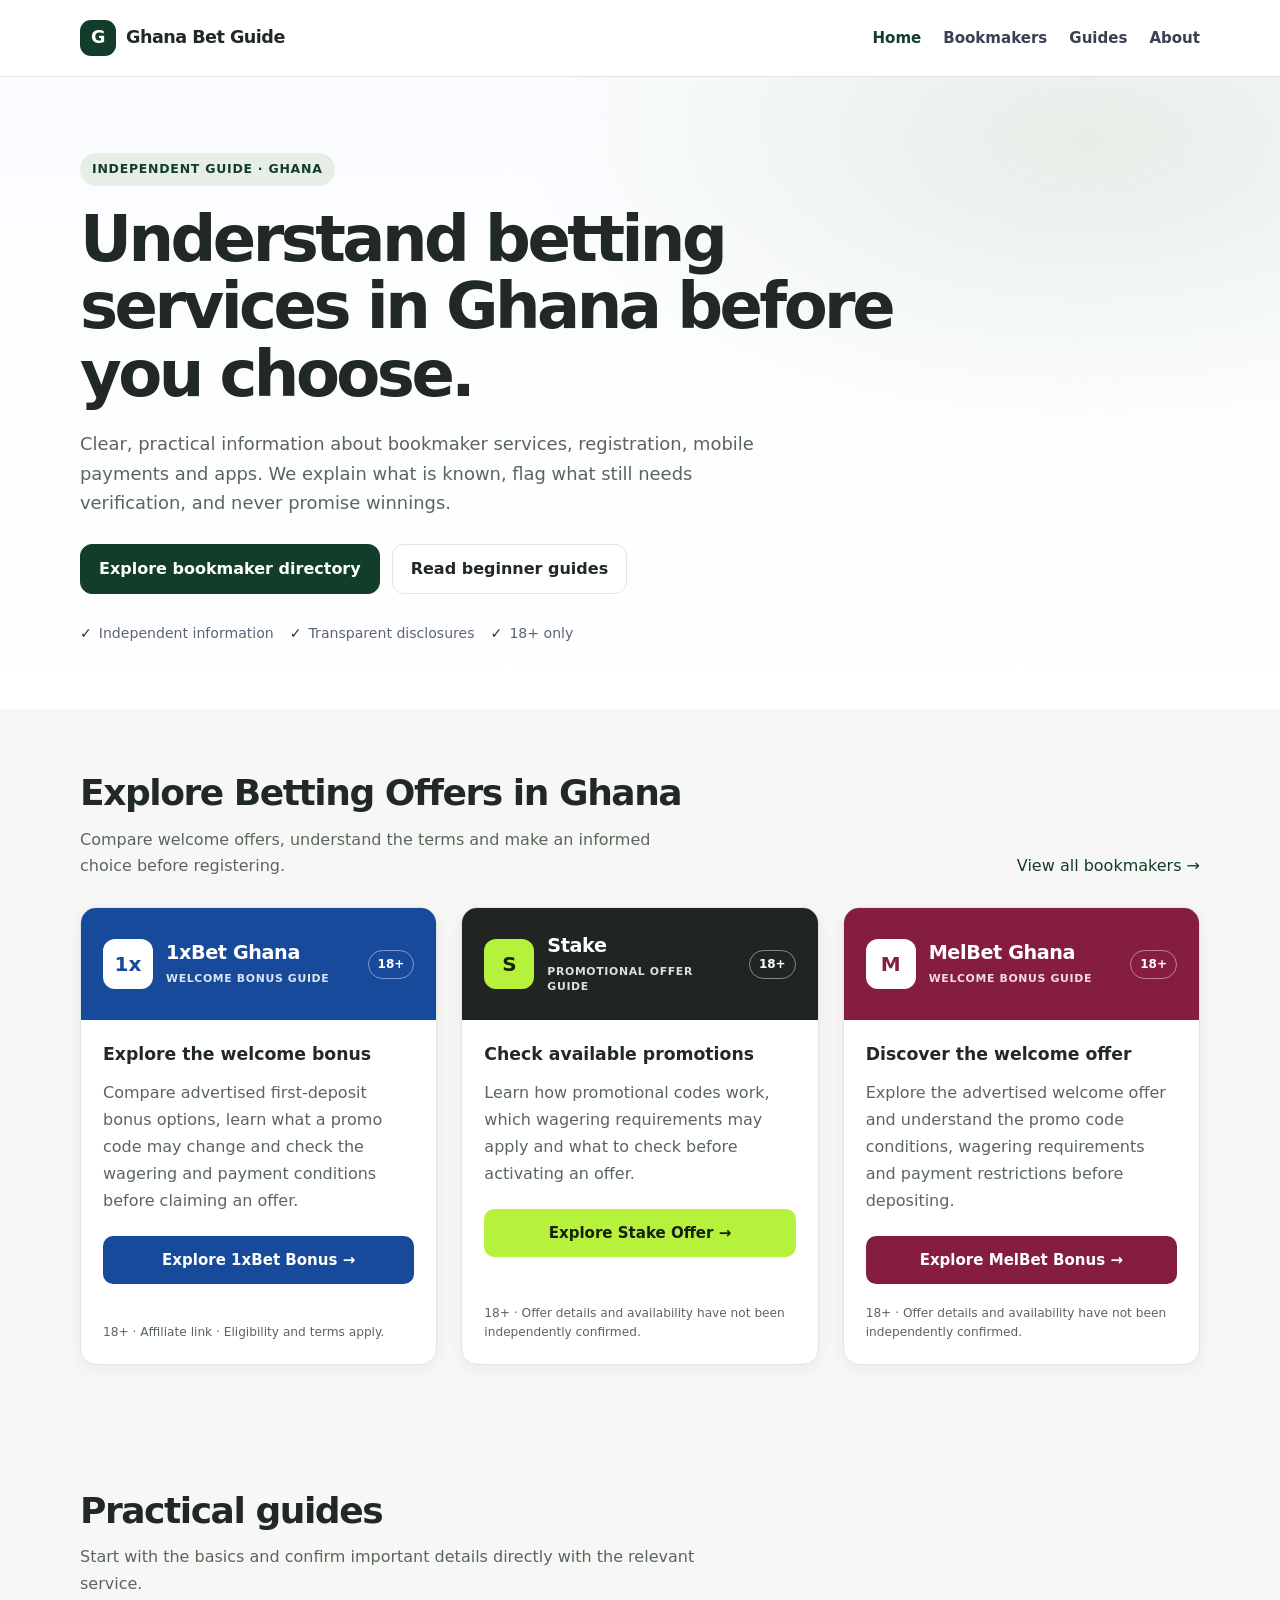
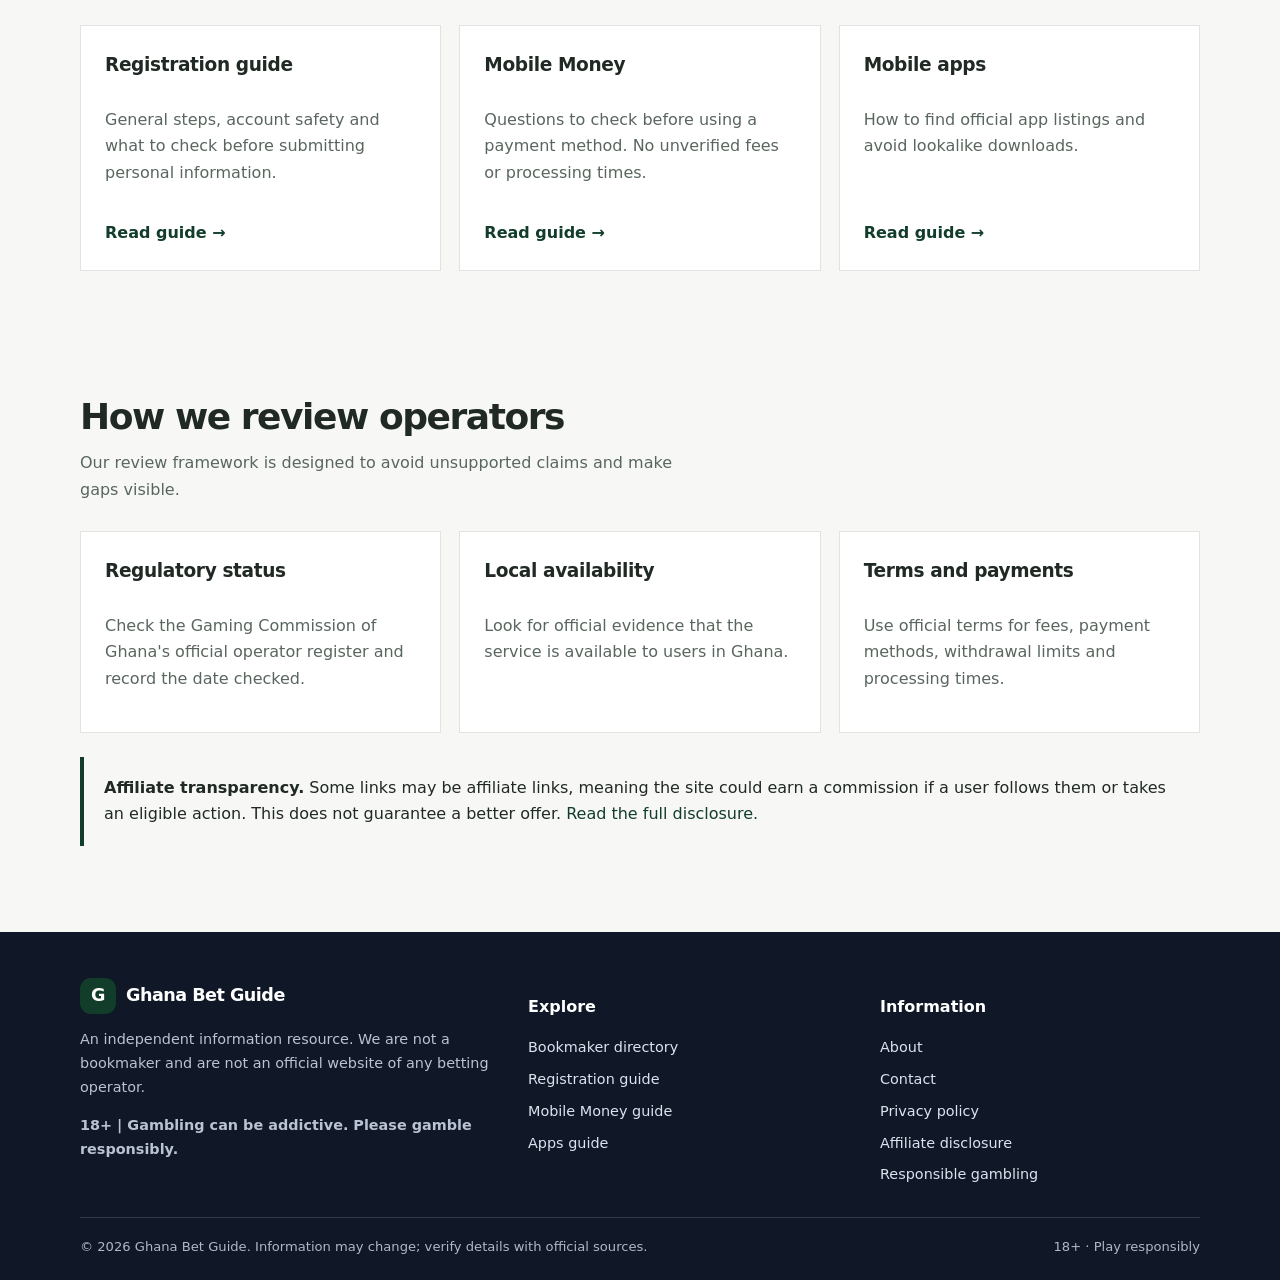
<file: ghana-bet-guide-ready/index.html>
<!doctype html>
<html lang="en">
  <head>
    <meta charset="utf-8" />
    <meta name="viewport" content="width=device-width, initial-scale=1" />
    <title>Ghana Bet Guide: Betting Sites, Bookmakers & Guides</title>
    <meta
      name="description"
      content="Compare betting services in Ghana with independent guides to bookmakers, registration, Mobile Money, apps and responsible gambling. 18+ only."
    />
    <link rel="canonical" href="https://ghana-bet-guide.netlify.app/" />
    <meta name="robots" content="index,follow" />
    <meta property="og:type" content="website" />
      <meta property="og:site_name" content="Ghana Bet Guide" />
      <meta
        property="og:title"
        content="Ghana Bet Guide: Betting Sites, Bookmakers & Guides"
      />
      <meta
        property="og:description"
        content="Independent guides to betting services in Ghana, registration, Mobile Money, apps and responsible gambling. 18+ only."
      />
      <meta
        property="og:url"
        content="https://ghana-bet-guide.netlify.app/"
      />
    <meta name="google-site-verification" content="sTf_lnSU-bdWZD0kEBajn12CEPOlv2a1W7727rwSMIE" />
    <meta
      property="og:description"
      content="Independent guide to bookmaker services in Ghana, registration, Mobile Money, apps and responsible gambling."
    />
    <meta name="theme-color" content="#2563EB" />
    <link rel="stylesheet" href="./assets/styles.css" />
    <script defer src="./assets/site.js"></script>
  </head>
  <body>
    <a class="skip-link" href="#main">Skip to content</a>
    <header class="site-header">
      <div class="container header-inner">
        <a class="brand" href="/" aria-label="Ghana Bet Guide home"
          ><span class="brand-mark">G</span><span>Ghana Bet Guide</span></a
        >
        <button
          class="menu-toggle"
          aria-expanded="false"
          aria-controls="primary-nav"
        >
          Menu
        </button>
        <nav class="nav" id="primary-nav" aria-label="Main navigation">
          <a href="/" aria-current="page">Home</a
          ><a href="/bookmakers/">Bookmakers</a
          ><a href="/guides/registration/">Guides</a><a href="/about/">About</a>
        </nav>
      </div>
    </header>
    <main id="main">
      <section class="hero">
        <div class="container">
          <span class="eyebrow">Independent guide · Ghana</span>
          <h1>Understand betting services in Ghana before you choose.</h1>
          <p>
            Clear, practical information about bookmaker services, registration,
            mobile payments and apps. We explain what is known, flag what still
            needs verification, and never promise winnings.
          </p>
          <div class="hero-actions">
            <a class="button" href="/bookmakers/">Explore bookmaker directory</a
            ><a class="button secondary" href="/guides/registration/"
              >Read beginner guides</a
            >
          </div>
          <div class="trust-line">
            <span>Independent information</span
            ><span>Transparent disclosures</span><span>18+ only</span>
          </div>
        </div>
      </section>
        <section class="section operator-section">
  <div class="container">
    <div class="section-head">
      <div>
        <h2>Explore Betting Offers in Ghana</h2>
        <p>
          Compare welcome offers, understand the terms and make
          an informed choice before registering.
        </p>
      </div>
      <a class="text-link" href="/bookmakers/">
        View all bookmakers →
      </a>
    </div>

    <div class="grid operator-grid">

      <!-- 1xBet -->
      <article class="card operator-card operator-card--1xbet">
        <div class="operator-banner">
          <div class="operator-brand">
            <div class="brand-icon logo-1xbet" aria-hidden="true">
              1x
            </div>
            <div>
              <h3>1xBet Ghana</h3>
              <span class="operator-subtitle">WELCOME BONUS GUIDE</span>
            </div>
          </div>

          <span class="operator-tag">18+</span>
        </div>

        <div class="operator-content">
          <h4>Explore the welcome bonus</h4>
          <p>
            Compare advertised first-deposit bonus options, learn
            what a promo code may change and check the wagering
            and payment conditions before claiming an offer.
          </p>

          <a class="operator-cta"
             href="/bookmakers/1xbet/">
            Explore 1xBet Bonus →
          </a>

          <p class="operator-disclaimer">
            18+ · Affiliate link · Eligibility and terms apply.
          </p>
        </div>
      </article>

      <!-- Stake -->
      <article class="card operator-card operator-card--stake">
        <div class="operator-banner">
          <div class="operator-brand">
            <div class="brand-icon logo-stake" aria-hidden="true">
              S
            </div>
            <div>
              <h3>Stake</h3>
              <span class="operator-subtitle">PROMOTIONAL OFFER GUIDE</span>
            </div>
          </div>

          <span class="operator-tag">18+</span>
        </div>

        <div class="operator-content">
          <h4>Check available promotions</h4>
          <p>
            Learn how promotional codes work, which wagering
            requirements may apply and what to check before
            activating an offer.
          </p>

          <a class="operator-cta"
             href="/bookmakers/stake/">
            Explore Stake Offer →
          </a>

          <p class="operator-disclaimer">
            18+ · Offer details and availability have not been independently confirmed.
          </p>
        </div>
      </article>

      <!-- MelBet -->
      <article class="card operator-card operator-card--melbet">
        <div class="operator-banner">
          <div class="operator-brand">
            <div class="brand-icon logo-melbet" aria-hidden="true">
              M
            </div>
            <div>
              <h3>MelBet Ghana</h3>
              <span class="operator-subtitle">WELCOME BONUS GUIDE</span>
            </div>
          </div>

          <span class="operator-tag">18+</span>
        </div>

        <div class="operator-content">
          <h4>Discover the welcome offer</h4>
          <p>
            Explore the advertised welcome offer and understand
            the promo code conditions, wagering requirements
            and payment restrictions before depositing.
          </p>

          <a class="operator-cta"
             href="/bookmakers/melbet/">
            Explore MelBet Bonus →
          </a>

          <p class="operator-disclaimer">
            18+ · Offer details and availability have not been independently confirmed.
          </p>
        </div>
      </article>

    </div>
  </div>
        </section>
            
        <!-- 1xBet -->
        <!-- <article class="card" data-brand-card>
              <div class="card-top">
                <a
                  class="brand-icon logo-stake"
                  href="https://stake.com/"
                  target="_blank"
                  rel="nofollow noopener noreferrer"
                  aria-label="Visit Stake official website"
                  >S</a
                >
                <span class="pill review">Verification needed</span>
              </div>

              <h3>Stake Ghana Welcome Offer</h3>
              <p>
                Discover promotional welcome offers available through eligible
                affiliate codes. The advertised offer may include a deposit
                bonus, subject to the code, account eligibility and applicable
                terms. Review the wagering requirement and withdrawal conditions
                before activating a promotion.
              </p>
              <a class="text-link" href="/bookmakers/stake/">
                Explore the Stake welcome offer →
              </a>
            </article> -->

            <!-- Melbet: guide page not created yet -->
            <!-- <article class="card" data-brand-card>
              <div class="card-top">
                <a
                  class="brand-icon logo-melbet"
                  href="https://melbet.com/"
                  target="_blank"
                  rel="nofollow noopener noreferrer"
                  aria-label="Visit Melbet official website"
                  >M</a
                >
                <span class="pill review">Verification needed</span>
              </div>

              <h3>MelBet Ghana Welcome Bonus</h3>
              <p>
                Explore the advertised 200% first-deposit welcome bonus for
                eligible players in Ghana. A qualifying promotional code may
                increase the maximum bonus cap. Complete the required profile
                checks and review the current wagering and payment terms before
                claiming the offer.
              </p>
              <a class="text-link" href="/bookmakers/melbet/">
                Explore the MelBet bonus and promo code →
              </a>
            </article> -->
          </div>
        </div>
      </section>
      <section class="section soft">
        <div class="container">
          <div class="section-head">
            <div>
              <h2>Practical guides</h2>
              <p>
                Start with the basics and confirm important details directly
                with the relevant service.
              </p>
            </div>
          </div>
          <div class="grid">
            <article class="card">
              <h3>Registration guide</h3>
              <p>
                General steps, account safety and what to check before
                submitting personal information.
              </p>
              <a class="text-link" href="/guides/registration/">Read guide →</a>
            </article>
            <article class="card">
              <h3>Mobile Money</h3>
              <p>
                Questions to check before using a payment method. No unverified
                fees or processing times.
              </p>
              <a class="text-link" href="/guides/mobile-money/">Read guide →</a>
            </article>
            <article class="card">
              <h3>Mobile apps</h3>
              <p>
                How to find official app listings and avoid lookalike downloads.
              </p>
              <a class="text-link" href="/guides/apps/">Read guide →</a>
            </article>
          </div>
        </div>
      </section>
      <section class="section">
        <div class="container">
          <div class="section-head">
            <div>
              <h2>How we review operators</h2>
              <p>
                Our review framework is designed to avoid unsupported claims and
                make gaps visible.
              </p>
            </div>
          </div>
          <div class="grid">
            <article class="card">
              <h3>Regulatory status</h3>
              <p>
                Check the Gaming Commission of Ghana's official operator
                register and record the date checked.
              </p>
            </article>
            <article class="card">
              <h3>Local availability</h3>
              <p>
                Look for official evidence that the service is available to
                users in Ghana.
              </p>
            </article>
            <article class="card">
              <h3>Terms and payments</h3>
              <p>
                Use official terms for fees, payment methods, withdrawal limits
                and processing times.
              </p>
            </article>
          </div>
          <div class="callout">
            <strong>Affiliate transparency.</strong> Some links may be affiliate
            links, meaning the site could earn a commission if a user follows
            them or takes an eligible action. This does not guarantee a better
            offer.
            <a href="/affiliate-disclosure/">Read the full disclosure.</a>
          </div>
        </div>
      </section>
    </main>
    <footer class="footer">
      <div class="container">
        <div class="footer-top">
          <div>
            <a class="brand" href="/"
              ><span class="brand-mark">G</span
              ><span style="color: #fff">Ghana Bet Guide</span></a
            >
            <p>
              An independent information resource. We are not a bookmaker and
              are not an official website of any betting operator.
            </p>
            <p class="age-note">
              18+ | Gambling can be addictive. Please gamble responsibly.
            </p>
          </div>
          <div>
            <h3>Explore</h3>
            <ul>
              <li><a href="/bookmakers/">Bookmaker directory</a></li>
              <li><a href="/guides/registration/">Registration guide</a></li>
              <li><a href="/guides/mobile-money/">Mobile Money guide</a></li>
              <li><a href="/guides/apps/">Apps guide</a></li>
            </ul>
          </div>
          <div>
            <h3>Information</h3>
            <ul>
              <li><a href="/about/">About</a></li>
              <li><a href="/contact/">Contact</a></li>
              <li><a href="/privacy/">Privacy policy</a></li>
              <li><a href="/affiliate-disclosure/">Affiliate disclosure</a></li>
              <li><a href="/responsible-gambling/">Responsible gambling</a></li>
            </ul>
          </div>
        </div>
        <div class="footer-bottom">
          <span
            >© 2026 Ghana Bet Guide. Information may change; verify details with
            official sources.</span
          ><span>18+ · Play responsibly</span>
        </div>
      </div>
    </footer>
  </body>
</html>
</file>
<file: ghana-bet-guide-ready/assets/styles.css>
:root {
  /* Ghana Bet Guide — Variant A */
  --green: #123d2b;
  --gold: #d5a52a;
  --blue: #123d2b; /* Совместимость с существующими стилями */

  --ink: #202923;
  --muted: #59665e;
  --line: #e0e5df;
  --soft: #f7f8f5;
  --white: #f7f8f5;

  /* Дополнительные оттенки */
  --green-hover: #0b2e20;
  --green-soft: #e7eee8;
  --gold-soft: #f8efd7;
}

* {
  box-sizing: border-box;
}
html {
  scroll-behavior: smooth;
}
body {
  margin: 0;
  background: var(--white);
  color: var(--ink);
  font:
    16px/1.65 Inter,
    ui-sans-serif,
    system-ui,
    -apple-system,
    BlinkMacSystemFont,
    "Segoe UI",
    sans-serif;
}
a {
  color: var(--blue);
  text-decoration: none;
}
a:hover {
  text-decoration: underline;
}
img {
  max-width: 100%;
}
.container {
  width: min(1120px, calc(100% - 40px));
  margin-inline: auto;
}
.skip-link {
  position: absolute;
  left: -999px;
  top: auto;
}
.skip-link:focus {
  left: 1rem;
  top: 1rem;
  background: white;
  padding: 1rem;
  z-index: 100;
}
.site-header {
  border-bottom: 1px solid var(--line);
  background: rgba(255, 255, 255, 0.96);
  position: sticky;
  top: 0;
  z-index: 20;
  backdrop-filter: blur(12px);
}
.header-inner {
  min-height: 76px;
  display: flex;
  align-items: center;
  justify-content: space-between;
  gap: 24px;
}
.brand {
  display: flex;
  align-items: center;
  gap: 10px;
  color: var(--ink);
  font-weight: 800;
  font-size: 1.1rem;
  letter-spacing: -0.03em;
}
.brand-mark {
  display: grid;
  place-items: center;
  width: 36px;
  height: 36px;
  border-radius: 11px;
  background: var(--blue);
  color: white;
  font-weight: 900;
}
.nav {
  display: flex;
  align-items: center;
  gap: 22px;
}
.nav a {
  font-size: 0.94rem;
  font-weight: 600;
  color: #384152;
}
.nav a[aria-current="page"] {
  color: var(--blue);
}
.menu-toggle {
  display: none;
  border: 1px solid var(--line);
  background: white;
  border-radius: 10px;
  padding: 9px 12px;
  font: inherit;
  font-weight: 700;
}
main {
  min-height: 55vh;
}
.hero {
  padding: 76px 0 64px;
  background:
    radial-gradient(ellipse at 85% 10%, #e7eee8 0, transparent 36%),
    linear-gradient(180deg, #fbfcff, #fff);
}
.eyebrow {
  display: inline-flex;
  gap: 8px;
  align-items: center;
  color: var(--blue);
  background: #e7eee8;
  border-radius: 999px;
  padding: 6px 12px;
  font-size: 0.78rem;
  font-weight: 800;
  letter-spacing: 0.06em;
  text-transform: uppercase;
}
.hero h1,
.page-hero h1 {
  font-size: clamp(2.35rem, 5vw, 4.2rem);
  line-height: 1.06;
  letter-spacing: -0.055em;
  max-width: 820px;
  margin: 20px 0;
}
.hero p {
  font-size: 1.12rem;
  color: var(--muted);
  max-width: 700px;
}
.hero-actions {
  display: flex;
  flex-wrap: wrap;
  gap: 12px;
  margin-top: 26px;
}
.button {
  display: inline-flex;
  align-items: center;
  justify-content: center;
  min-height: 46px;
  padding: 11px 18px;
  border-radius: 12px;
  background: var(--blue);
  color: white;
  font-weight: 750;
  border: 1px solid var(--blue);
}
.button:hover {
  background: #0b2e20;
  text-decoration: none;
}
.button.secondary {
  background: white;
  color: var(--ink);
  border-color: var(--line);
}
.trust-line {
  display: flex;
  flex-wrap: wrap;
  gap: 16px;
  margin-top: 28px;
  color: #596477;
  font-size: 0.88rem;
}
.trust-line span:before {
  content: "✓";
  color: var(--blue);
  font-weight: 900;
  margin-right: 7px;
}
.section {
  padding: 62px 0;
}
.section.soft {
  background: var(--soft);
}
.section-head {
  display: flex;
  align-items: end;
  justify-content: space-between;
  gap: 20px;
  margin-bottom: 28px;
}
.section h2,
.page-content h2 {
  font-size: clamp(1.6rem, 3vw, 2.25rem);
  letter-spacing: -0.04em;
  line-height: 1.2;
  margin: 0 0 12px;
}
.section-head p {
  margin: 0;
  color: var(--muted);
  max-width: 620px;
}
.grid {
  display: grid;
  grid-template-columns: repeat(3, minmax(0, 1fr));
  gap: 18px;
}
.card {
  border: 1px solid var(--line);
  border-radius: var(--radius);
  padding: 24px;
  background: white;
  box-shadow: var(--shadow);
}
.card h3 {
  margin: 0 0 8px;
  font-size: 1.16rem;
  letter-spacing: -0.02em;
}
.card p {
  margin: 0 0 16px;
  color: var(--muted);
}
.card .text-link {
  font-weight: 750;
}
.card-top {
  display: flex;
  align-items: center;
  justify-content: space-between;
  gap: 12px;
  margin-bottom: 16px;
}
.brand-icon {
  width: 46px;
  height: 46px;
  display: grid;
  place-items: center;
  background: #eef2ff;
  color: var(--blue);
  border-radius: 14px;
  font-size: 1.15rem;
  font-weight: 900;
}
.pill {
  display: inline-flex;
  align-items: center;
  border-radius: 999px;
  padding: 5px 9px;
  font-size: 0.75rem;
  font-weight: 800;
  background: #f1f3f6;
  color: #485365;
}
.pill.review {
  background: #f8efd7;
  color: #875c00;
}
.pill.info {
  background: #e7eee8;
  color: #123d2b;
}
.small-note {
  font-size: 0.88rem;
  color: var(--muted);
}
.disclosure {
  border: 1px solid #dbe5ff;
  background: #eef3ec;
  padding: 20px 22px;
  border-radius: 14px;
  color: #35415a;
}
.disclosure strong {
  color: var(--ink);
}
.page-hero {
  padding: 54px 0 34px;
  background: linear-gradient(180deg, #f7f9ff, #fff);
}
.page-hero h1 {
  font-size: clamp(2rem, 4vw, 3.2rem);
  margin: 12px 0;
}
.page-hero p {
  color: var(--muted);
  max-width: 740px;
  font-size: 1.08rem;
}
.breadcrumbs {
  font-size: 0.85rem;
  color: var(--muted);
  margin-bottom: 20px;
}
.breadcrumbs a {
  color: var(--muted);
}
.page-content {
  max-width: 820px;
  padding: 30px 0 70px;
}
.page-content p,
.page-content li {
  color: #465164;
}
.page-content h2 {
  margin-top: 32px;
}
.page-content h3 {
  margin-top: 24px;
}
.page-content ul,
.page-content ol {
  padding-left: 24px;
}
.callout {
  padding: 18px 20px;
  border-left: 4px solid var(--blue);
  background: var(--soft);
  border-radius: 0 12px 12px 0;
  margin: 24px 0;
}
.facts {
  display: grid;
  grid-template-columns: repeat(2, minmax(0, 1fr));
  gap: 12px;
  margin: 24px 0;
}
.fact {
  padding: 17px;
  border: 1px solid var(--line);
  border-radius: 12px;
}
.fact strong {
  display: block;
  font-size: 0.83rem;
  text-transform: uppercase;
  letter-spacing: 0.04em;
  color: var(--muted);
  margin-bottom: 5px;
}
.fact span {
  font-weight: 700;
}
.footer {
  background: #101827;
  color: #dce3ef;
  padding: 46px 0 22px;
}
.footer a {
  color: #dce3ef;
}
.footer-top {
  display: grid;
  grid-template-columns: 1.3fr 1fr 1fr;
  gap: 32px;
}
.footer h3 {
  font-size: 1rem;
  color: white;
}
.footer p,
.footer li {
  font-size: 0.9rem;
  color: #b9c3d3;
}
.footer ul {
  list-style: none;
  padding: 0;
  margin: 0;
  display: grid;
  gap: 8px;
}
.footer-bottom {
  border-top: 1px solid #303a4b;
  margin-top: 30px;
  padding-top: 18px;
  display: flex;
  justify-content: space-between;
  gap: 18px;
  flex-wrap: wrap;
  font-size: 0.82rem;
  color: #aeb8c8;
}
.age-note {
  font-weight: 800;
  color: white;
}
.search-row {
  display: flex;
  gap: 10px;
  margin-bottom: 22px;
}
.search-row input {
  width: 100%;
  padding: 13px 15px;
  border: 1px solid var(--line);
  border-radius: 12px;
  font: inherit;
}
.empty-state {
  display: none;
  padding: 25px;
  border: 1px dashed #cbd5e1;
  border-radius: 14px;
  color: var(--muted);
}
.faq details {
  padding: 16px 0;
  border-bottom: 1px solid var(--line);
}
.faq summary {
  font-weight: 750;
  cursor: pointer;
}
.faq details p {
  margin-bottom: 0;
}
.check-list {
  list-style: none;
  padding: 0 !important;
}
.check-list li {
  padding-left: 30px;
  position: relative;
  margin: 10px 0;
}
.check-list li:before {
  content: "✓";
  position: absolute;
  left: 0;
  top: 0;
  color: var(--blue);
  font-weight: 900;
}
@media (max-width: 800px) {
  .container {
    width: min(100% - 32px, 680px);
  }
  .header-inner {
    min-height: 68px;
  }
  .menu-toggle {
    display: block;
  }
  .nav {
    display: none;
    position: absolute;
    top: 68px;
    left: 0;
    right: 0;
    background: white;
    border-bottom: 1px solid var(--line);
    padding: 18px 22px 22px;
    align-items: stretch;
    flex-direction: column;
    gap: 14px;
  }
  .nav.open {
    display: flex;
  }
  .hero {
    padding: 54px 0 46px;
  }
  .section {
    padding: 46px 0;
  }
  .grid {
    grid-template-columns: repeat(2, minmax(0, 1fr));
  }
  .footer-top {
    grid-template-columns: 1fr 1fr;
  }
  .footer-top > div:first-child {
    grid-column: 1/-1;
  }
}
@media (max-width: 540px) {
  .grid {
    grid-template-columns: 1fr;
  }
  .section-head {
    display: block;
  }
  .section-head .text-link {
    display: inline-block;
    margin-top: 12px;
  }
  .facts {
    grid-template-columns: 1fr;
  }
  .footer-top {
    grid-template-columns: 1fr;
  }
  .footer-top > div:first-child {
    grid-column: auto;
  }
  .hero h1 {
    font-size: 2.5rem;
  }
  .card {
    padding: 21px;
  }
}
.card-grid {
  display: grid;
  grid-template-columns: repeat(3, minmax(0, 1fr));
  gap: 24px;
}

.card {
  display: flex;
  flex-direction: column;
  gap: 18px;
}

.card .text-link {
  margin-top: auto;
}

.card .button {
  display: flex;
  align-items: center;
  justify-content: center;
  width: 100%;
  min-height: 52px;
  padding: 14px 18px;
  border-radius: 12px;
  background: #123d2b;
  color: #ffffff;
  font-weight: 700;
  text-align: center;
  text-decoration: none;
}

.card .button:hover {
  background: #0b2e20;
}

.card .brand-icon {
  display: flex;
  align-items: center;
  justify-content: center;
  width: 80px;
  height: 80px;
  border-radius: 20px;
  font-size: 30px;
  font-weight: 800;
  text-decoration: none;
}

.logo-1xbet {
  background: #e7eee8;
  color: #123d2b;
}

.logo-stake {
  background: #17191d;
  color: #ffffff;
}

.logo-melbet {
  background: linear-gradient(135deg, #000000 0%, #d5a52a 100%);
  color: #ffffff;
  padding: 15px 30px;
  font-weight: bold;
  border-radius: 5px;
  display: inline-block;
  /* color: #ffffff; */

  /* Melbet — одинаковый стиль на всех страницах */
  a.brand-icon.logo-melbet {
    background: linear-gradient(135deg, #000000 0%, #d5a52a 100%);
    color: #ffffff;
    padding: 15px 30px;
    font-weight: bold;
    border-radius: 5px;
    display: inline-block;
  }
}

@media (max-width: 850px) {
  .card-grid {
    grid-template-columns: repeat(2, minmax(0, 1fr));
  }
}

@media (max-width: 600px) {
  .card-grid {
    grid-template-columns: 1fr;
  }
}

/* ===== Legacy bookmaker cards ===== */

.card-grid {
  display: grid;
  grid-template-columns: repeat(3, minmax(0, 1fr));
  gap: 24px;
}

.card-grid .card {
  display: flex;
  flex-direction: column;
  align-items: stretch;
  min-width: 0;
}

.card-grid .card .text-link {
  font-weight: 750;
}

.card-grid .card .button {
  display: flex;
  align-items: center;
  justify-content: center;
  width: 100%;
  min-height: 48px;
  padding: 12px 16px;
  border-radius: 10px;
  background: var(--green);
  color: #fff;
  text-align: center;
  text-decoration: none;
}

.card-grid .card .button:hover {
  background: var(--green-hover);
}

.logo-1xbet {
  background: #123d2b;
  color: #fff;
}

.logo-stake {
  background: #17191d;
  color: #fff;
}

.logo-melbet {
  background: linear-gradient(135deg, #000 0%, #d5a52a 100%);
  color: #fff;
}

/* ===== Operator directory ===== */

.operator-grid {
  display: grid;
  grid-template-columns: repeat(3, minmax(0, 1fr));
  align-items: stretch;
  gap: 24px;
}

.operator-card {
  --operator-color: #123d2b;
  --operator-button: #123d2b;

  display: flex;
  flex-direction: column;
  min-width: 0;
  height: 100%;
  gap: 0;
  padding: 0;
  overflow: hidden;
  border: 1px solid var(--line);
  border-radius: 16px;
  background: #fff;
  box-shadow: 0 4px 16px rgb(24 39 29 / 6%);
  transition:
    box-shadow 180ms ease,
    transform 180ms ease;
}

.operator-card:hover {
  transform: translateY(-3px);
  box-shadow: 0 12px 28px rgb(24 39 29 / 12%);
}

.operator-card--1xbet {
  --operator-color: #174a9b;
  --operator-button: #174a9b;
}

.operator-card--stake {
  --operator-color: #202522;
  --operator-button: #b6f23b;
}

.operator-card--melbet {
  --operator-color: #851d40;
  --operator-button: #851d40;
}

/* Card header */

.operator-banner {
  display: flex;
  align-items: center;
  justify-content: space-between;
  gap: 12px;
  min-height: 112px;
  padding: 22px;
  background: var(--operator-color);
  color: #fff;
}

.operator-brand {
  display: flex;
  align-items: center;
  gap: 13px;
  min-width: 0;
}

.operator-brand > div:last-child {
  min-width: 0;
}

.operator-brand h3 {
  margin: 0;
  color: #fff;
  font-size: 1.2rem;
  line-height: 1.3;
  overflow-wrap: anywhere;
}

.operator-brand .brand-icon {
  display: flex;
  align-items: center;
  justify-content: center;
  flex: 0 0 50px;
  width: 50px;
  height: 50px;
  margin: 0;
  padding: 0;
  border: 0;
  border-radius: 12px;
  background: #fff;
  color: var(--operator-color);
  font-size: 1.25rem;
  font-weight: 900;
}

.operator-card--stake .operator-brand .brand-icon {
  background: #b6f23b;
  color: #17210b;
}

.operator-card--melbet .operator-brand .brand-icon {
  background: #fff;
  color: #851d40;
}

.operator-subtitle {
  display: block;
  margin-top: 5px;
  color: rgb(255 255 255 / 85%);
  font-size: 0.68rem;
  font-weight: 800;
  line-height: 1.45;
  letter-spacing: 0.06em;
}

.operator-tag {
  flex: 0 0 auto;
  padding: 5px 9px;
  border: 1px solid rgb(255 255 255 / 45%);
  border-radius: 999px;
  color: #fff;
  font-size: 0.75rem;
  font-weight: 800;
  line-height: 1.4;
}

/* Card body */

.operator-content {
  display: flex;
  flex: 1;
  flex-direction: column;
  align-items: stretch;
  gap: 12px;
  padding: 22px;
}

.operator-content h4 {
  margin: 0;
  color: var(--ink);
  font-size: 1.08rem;
  line-height: 1.4;
}

.operator-content p {
  color: var(--muted);
  line-height: 1.7;
}

.operator-content > p:not(.operator-disclaimer) {
  margin: 0 0 10px;
}

/* Buttons */

.operator-content .operator-cta {
  display: flex;
  align-items: center;
  justify-content: center;
  width: 100%;
  min-height: 48px;
  margin: 0;
  padding: 12px 14px;
  border: 1px solid transparent;
  border-radius: 10px;
  background: var(--operator-button);
  color: #fff;
  font-size: 0.94rem;
  font-weight: 750;
  line-height: 1.4;
  text-align: center;
  text-decoration: none;
  overflow-wrap: anywhere;
  transition: opacity 180ms ease;
}

.operator-card--stake .operator-content .operator-cta {
  background: #b6f23b;
  color: #17210b;
}

.operator-content .operator-cta:hover {
  opacity: 0.86;
  text-decoration: none;
}

/* Secondary registration / official website button */

.operator-content .operator-cta--register {
  margin-top: 0;
  border-color: var(--line);
  background: #fff;
  color: var(--operator-color);
}

.operator-card--stake .operator-content .operator-cta--register {
  border-color: #9aaa87;
  background: #fff;
  color: #26351a;
}

.operator-content .operator-disclaimer {
  margin: auto 0 0;
  padding-top: 8px;
  color: var(--muted);
  font-size: 0.76rem;
  line-height: 1.55;
}

/* Tablet */

@media (max-width: 850px) {
  .card-grid,
  .operator-grid {
    grid-template-columns: repeat(2, minmax(0, 1fr));
    gap: 18px;
  }
}

/* Mobile */

@media (max-width: 600px) {
  .card-grid,
  .operator-grid {
    grid-template-columns: minmax(0, 1fr);
    gap: 18px;
  }

  .operator-banner {
    min-height: 96px;
    padding: 18px;
  }

  .operator-content {
    padding: 18px;
  }

  .operator-brand {
    gap: 10px;
  }

  .operator-brand h3 {
    font-size: 1.1rem;
  }

  .operator-subtitle {
    font-size: 0.62rem;
  }
}

/* Accessibility */

@media (prefers-reduced-motion: reduce) {
  .operator-card,
  .operator-content .operator-cta {
    transition: none;
  }

  .operator-card:hover {
    transform: none;
  }
}
</file>
